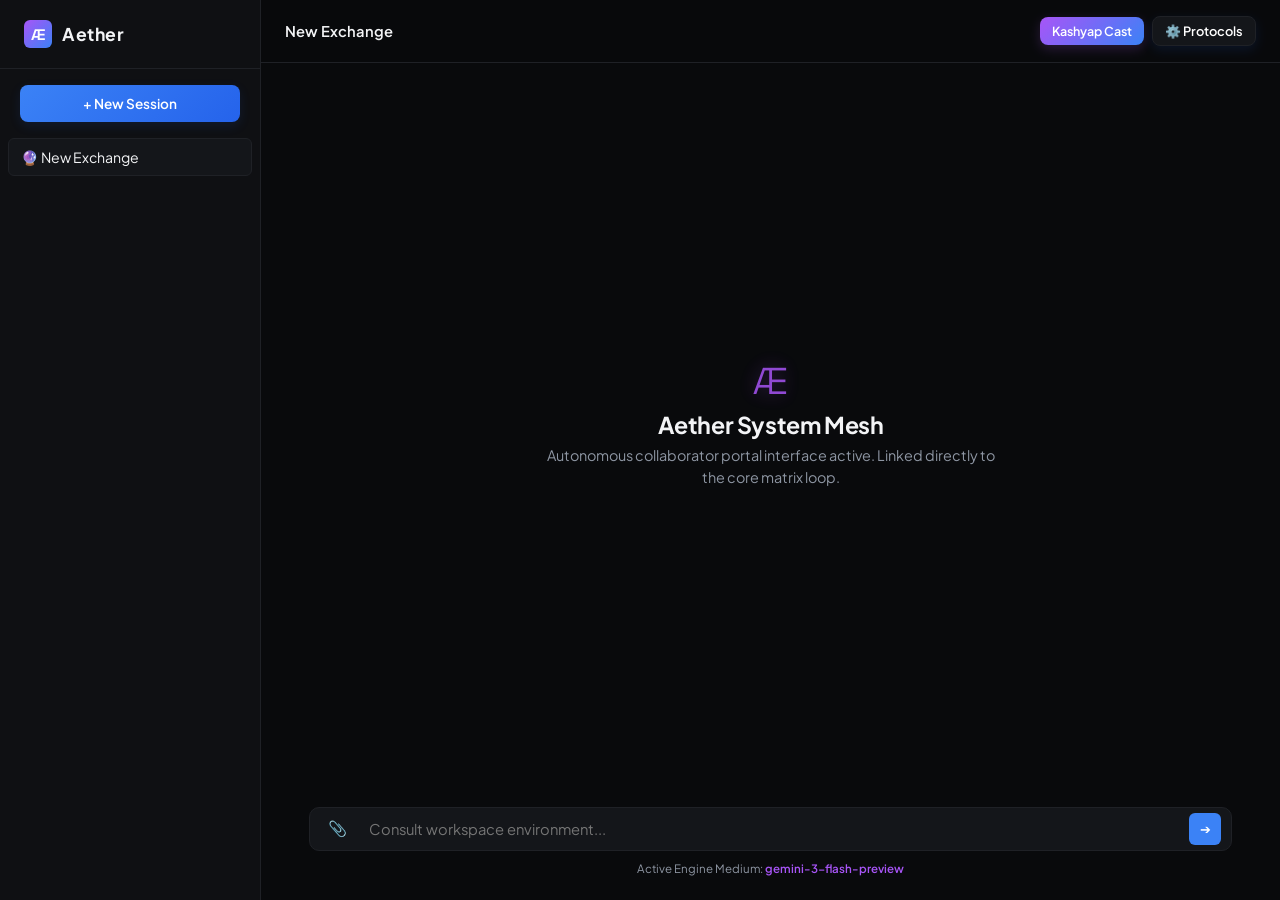
<file: aether-suite/index.html>
<!DOCTYPE html>
<html lang="en">
<head>
    <meta charset="UTF-8">
    <meta name="viewport" content="width=device-width, initial-scale=1.0">
    <title>Aether Matrix Engine</title>
    <link href="https://fonts.googleapis.com/css2?family=Plus+Jakarta+Sans:wght@400;500;600;700&display=swap" rel="stylesheet">
    <link rel="stylesheet" href="css/style.css">
</head>
<body class="theme-midnight">

    <div class="toast-notification-center" id="system-toast-layer"></div>

    <div class="ambient-mesh-container">
        <div class="mesh-blob blob-1"></div>
        <div class="mesh-blob blob-2"></div>
        <div class="mesh-blob blob-3"></div>
    </div>

    <div class="sidebar">
        <div class="brand">
            <div class="brand-header">
                <div class="logo-mark" style="background: linear-gradient(135deg, #a855f7, #3b82f6);">Æ</div>
                <div class="brand-text" id="workspace-name-display" style="letter-spacing: 0.5px;">Aether</div>
            </div>
            <div class="admin-badge" id="creator-badge" style="border-color: #a855f7; color: #c084fc;">COLLABORATOR MODE</div>
        </div>
        <div class="sidebar-actions">
            <button class="btn-ui-standard" style="width: 100%;" onclick="createNewChatSession()">+ New Session</button>
        </div>
        <div class="chat-list" id="sessions-container"></div>
    </div>

    <div class="main-chat">
        <header>
            <span id="active-chat-title" style="font-weight:600; font-size:0.92rem; color:var(--text-main);">New Medium Point</span>
            <div class="header-actions">
                <a href="aether-cast/index.html" class="btn-ui-standard btn-cast" title="Open Aether Cast">Kashyap Cast</a>
                <button class="btn-ui-standard btn-ui-secondary" style="padding: 6px 12px; font-size: 0.8rem;" onclick="openSettingsViewPanel()">⚙️ Protocols</button>
            </div>
        </header>

        <div id="settings-fullscreen-view" class="settings-view-panel">
            <div class="settings-max-boundary">
                <div class="settings-nav-header">
                    <h2 style="margin:0; font-size:1.3rem; font-weight:700; letter-spacing:-0.3px;">Autonomous System Matrix</h2>
                    <button class="btn-ui-standard btn-ui-secondary" onclick="closeSettingsViewPanel()">← Return to Medium</button>
                </div>

                <div class="settings-grid-layout">
                    <div class="settings-card">
                        <h3>🔑 Core Infrastructure</h3>
                        <div class="form-row">
                            <label>Gemini API Token Key:</label>
                            <input type="password" id="api-key-input" placeholder="AIzaSy...">
                            <label style="display: inline-flex; align-items: center; gap: 6px; font-size: 0.78rem; color: var(--text-muted); margin-top: 8px; cursor: pointer; user-select: none;">
                                <input type="checkbox" id="use-default-key-checkbox" onchange="toggleApiKeyInputFieldVisibility()"> 
                                Use Built-in Workspace Key Fallback
                            </label>
                        </div>
                        <div class="form-row">
                            <label>Model Deployment Identification Target:</label>
                            <select id="model-id-input" style="width: 100%; height: 38px; background-color: rgba(255,255,255,0.05); border: 1px solid var(--border); color: white; border-radius: 6px; padding: 0 8px; outline: none; font-family: inherit; font-size: 0.85rem;">
                                <optgroup label="Google Gemini" style="background:#14161a;">
                                    <option value="gemini-3-flash-preview" selected>Gemini 3 Flash Preview</option>
                                    <option value="gemini-2.5-flash">Gemini 2.5 Flash</option>
                                    <option value="gemini-2.5-pro">Gemini 2.5 Pro</option>
                                    <option value="gemini-1.5-flash">Gemini 1.5 Flash</option>
                                </optgroup>
                                <optgroup label="OpenAI GPT Architecture" style="background:#14161a;">
                                    <option value="gpt-4o">GPT-4o (Omni Engine)</option>
                                    <option value="gpt-4o-mini">GPT-4o Mini</option>
                                </optgroup>
                                <optgroup label="xAI Grok Matrix" style="background:#14161a;">
                                    <option value="grok-2">Grok 2</option>
                                    <option value="grok-beta">Grok Beta</option>
                                </optgroup>
                            </select>
                        </div>
                    </div>

                    <div class="settings-card">
                        <h3>🎨 Theme Engine</h3>
                        <div class="theme-selection-grid">
                            <div class="theme-swatch-box active" id="ts-midnight" onclick="applyAestheticSkinLayout('midnight')">Midnight Matrix</div>
                            <div class="theme-swatch-box" id="ts-liquid-glass" onclick="applyAestheticSkinLayout('liquid-glass')">Liquid Glass 💧</div>
                            <div class="theme-swatch-box" id="ts-cyber-punch" onclick="applyAestheticSkinLayout('cyber-punch')">Cyber Punch</div>
                            <div class="theme-swatch-box" id="ts-chalk-light" onclick="applyAestheticSkinLayout('chalk-light')">Chalk Light</div>
                        </div>
                    </div>

                    <div class="settings-card">
                        <h3>🤖 Autonomous Identity Status</h3>
                        <div class="form-row">
                            <label>Current Designated Core Name Symbol:</label>
                            <input type="text" id="custom-identity-name-input" readonly style="opacity: 0.7; background: rgba(0,0,0,0.2);" placeholder="Aether">
                        </div>
                        <div class="form-row" style="margin-top: 12px;">
                            <label>Append Output Custom Text Signature Rule:</label>
                            <input type="text" id="custom-signature-input" placeholder="e.g., Confirmed inside Aether Matrix.">
                        </div>
                    </div>
                </div>

                <button class="btn-ui-standard" style="margin-top:2rem; min-width:160px;" onclick="saveSystemSettingsAndApply()">Save Configuration</button>
            </div>
        </div>

        <div id="identity-verification-modal" class="modal">
            <div class="modal-content">
                <h3 style="margin-top:0; font-size:1.05rem; color: #3b82f6;">🔐 Security Clearance Required</h3>
                <p style="font-size:0.85rem; line-height:1.5; color:var(--text-muted); margin: 8px 0 16px 0;">
                    An identity claim matching the name <strong>Kashyap</strong> has triggered system verification guidelines. Prove your clearance to establish master runtime protocols.
                </p>
                <div style="border-top:1px solid var(--border); padding-top:12px;">
                    <span style="font-size:0.8rem; color:var(--text-main); font-weight:600;">Verification Challenge:</span>
                    <p style="font-size:0.88rem; margin:6px 0; color:var(--text-main);" id="challenge-question-label">What is the full name of your father?</p>
                    <input type="text" id="verification-secret-response" class="verification-input" placeholder="Enter answer..." onkeypress="if(event.key==='Enter') executeIdentityChallengeAnalysis()">
                </div>
                <button class="btn-ui-standard" style="margin-top:16px; width:100%; background:linear-gradient(135deg, #10b981, #059669)" onclick="executeIdentityChallengeAnalysis()">Authenticate Creator</button>
            </div>
        </div>

        <div id="chat-window"></div>

        <div id="agentic-execution-terminal" style="display:none; background: rgba(6,7,9,0.95); border-top: 1px solid #a855f7; max-height: 160px; padding: 12px; font-family: monospace; font-size: 0.78rem; overflow-y: auto; color: #c084fc;">
            <div style="display: flex; justify-content: space-between; align-items: center; margin-bottom: 6px; font-weight: bold; font-family: sans-serif; letter-spacing: 0.3px;">
                <span>⚡ AGENTIC INTERFACE RUNTIME INTERCEPT</span>
                <span style="color:#10b981;" id="terminal-status-node">[PROCESSING]</span>
            </div>
            <div id="terminal-stream-log-output" style="color: #cbd5e1; line-height: 1.4;"></div>
        </div>

        <div class="attachment-preview" id="chips-preview-zone"></div>

        <div class="input-box-wrapper">
            <div class="input-container">
                <button class="icon-btn" style="font-size:0.95rem;" onclick="document.getElementById('file-payload-router').click()">📎</button>
                <input type="file" id="file-payload-router" multiple style="display: none" onchange="processIncomingFileStreams(this)">
                
                <input type="text" id="user-text-input" placeholder="Consult workspace environment..." onkeypress="if(event.key==='Enter') dispatchUserPayloadStream()">
                
                <button class="icon-btn btn-send" onclick="dispatchUserPayloadStream()">➔</button>
            </div>
            <div style="font-size: 0.72rem; color: var(--text-muted); text-align: center; margin-top: 4px;">
                Active Engine Medium: <span id="current-engine-display" style="font-weight:600; color: #a855f7;">gemini-3-flash-preview</span>
            </div>
        </div>
    </div>

    <script src="js/app.js"></script>
</body>
</html>
</file>
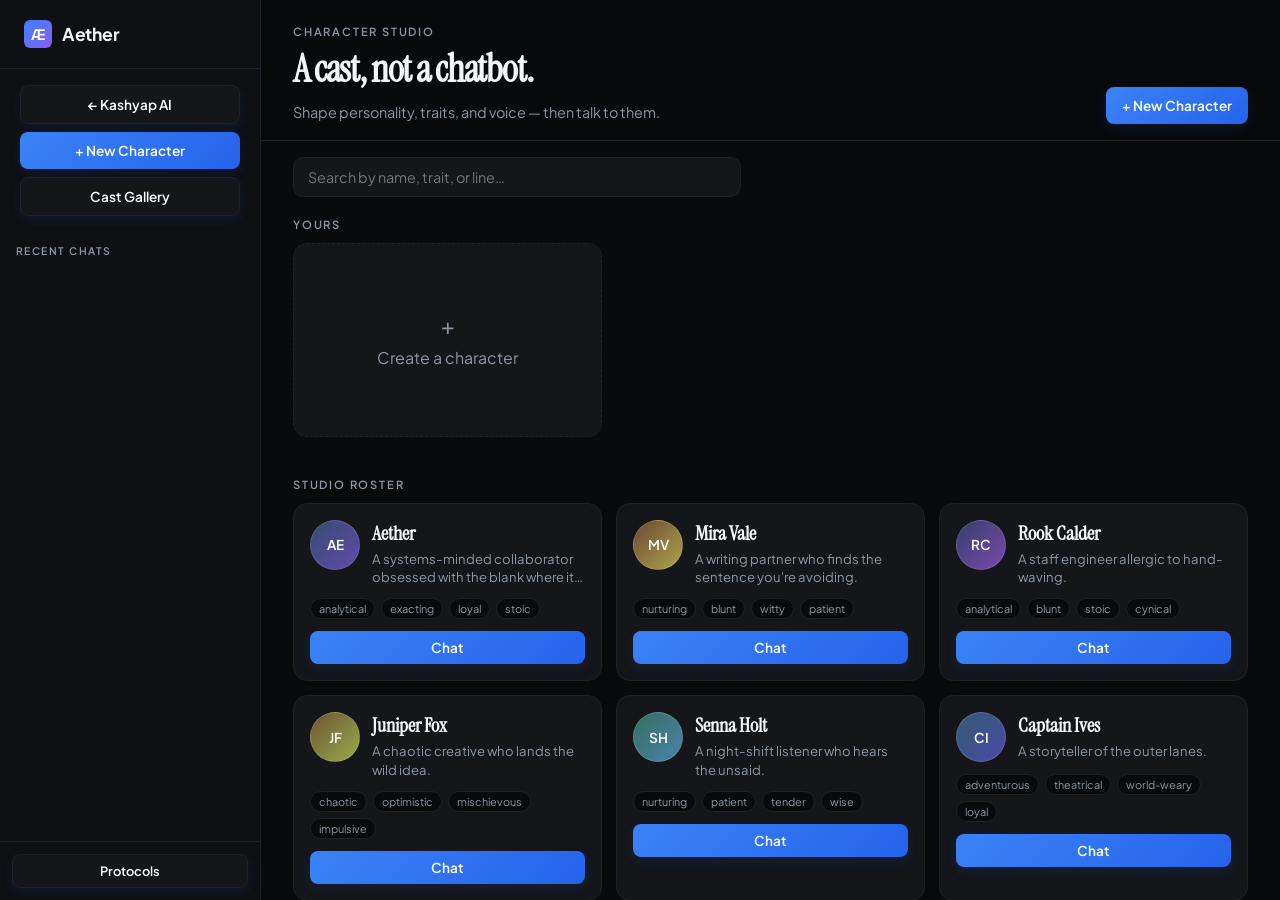
<file: aether-suite/aether-cast/index.html>
<!DOCTYPE html>
<html lang="en">
<head>
    <meta charset="UTF-8">
    <meta name="viewport" content="width=device-width, initial-scale=1.0">
    <title>Aether Cast — Character Studio</title>
    <link href="https://fonts.googleapis.com/css2?family=Plus+Jakarta+Sans:wght@400;500;600;700&family=Instrument+Serif:ital@0;1&display=swap" rel="stylesheet">
    <link rel="stylesheet" href="css/style.css">
</head>
<body class="theme-midnight">

    <div class="toast-notification-center" id="system-toast-layer"></div>

    <div class="ambient-mesh-container">
        <div class="mesh-blob blob-1"></div>
        <div class="mesh-blob blob-2"></div>
        <div class="mesh-blob blob-3"></div>
    </div>

    <!-- SIDEBAR -->
    <div class="sidebar">
        <div class="brand">
            <div class="brand-header">
                <div class="logo-mark">Æ</div>
                <div class="brand-text" id="workspace-name-display">Aether</div>
            </div>
            <div class="admin-badge" id="studio-badge">CHARACTER STUDIO</div>
        </div>
        <div class="sidebar-actions">
            <a href="../index.html" class="btn-ui-standard btn-ui-secondary" style="width:100%;text-decoration:none;box-sizing:border-box">← Kashyap AI</a>
            <button class="btn-ui-standard" style="width:100%;margin-top:8px" onclick="openCharacterCreator()">+ New Character</button>
            <button class="btn-ui-standard btn-ui-secondary" style="width:100%;margin-top:8px" onclick="showView('gallery')">Cast Gallery</button>
        </div>
        <div class="sidebar-section-label">Recent chats</div>
        <div class="chat-list" id="sessions-container"></div>
        <div class="sidebar-footer">
            <button class="btn-ui-standard btn-ui-secondary" style="width:100%;padding:8px;font-size:0.8rem" onclick="openSettingsViewPanel()">Protocols</button>
        </div>
    </div>

    <!-- MAIN -->
    <div class="main-chat">
        <!-- GALLERY VIEW -->
        <div id="view-gallery" class="view-panel active">
            <header class="view-header">
                <div>
                    <p class="eyebrow">Character studio</p>
                    <h1 class="display-title">A cast, not a chatbot.</h1>
                    <p class="lead">Shape personality, traits, and voice — then talk to them.</p>
                </div>
                <button class="btn-ui-standard" onclick="openCharacterCreator()">+ New Character</button>
            </header>
            <div class="view-scroll-body">
                <div class="gallery-search-wrap">
                    <input type="text" id="gallery-search" class="gallery-search" placeholder="Search by name, trait, or line…" oninput="renderGallery()">
                </div>
                <section class="gallery-section">
                    <h2 class="section-label">Yours</h2>
                    <div class="character-grid" id="gallery-yours"></div>
                </section>
                <section class="gallery-section">
                    <h2 class="section-label">Studio roster</h2>
                    <div class="character-grid" id="gallery-roster"></div>
                </section>
            </div>
        </div>

        <!-- CHAT VIEW -->
        <div id="view-chat" class="view-panel">
            <header class="chat-header">
                <button class="icon-btn" onclick="showView('gallery')" title="Back to cast">←</button>
                <div class="chat-header-identity" onclick="openCharacterProfile(activeCharacterId)">
                    <div class="avatar-sm" id="chat-avatar"></div>
                    <div>
                        <div class="chat-header-name" id="active-chat-title">Character</div>
                        <div class="chat-header-tag" id="active-chat-tagline"></div>
                    </div>
                </div>
                <div class="chat-header-actions">
                    <button class="btn-ui-standard btn-ui-secondary" style="padding:6px 12px;font-size:0.78rem" onclick="startNewChatWithActive()">New chat</button>
                    <button class="btn-ui-standard btn-ui-secondary" style="padding:6px 12px;font-size:0.78rem" onclick="openCharacterEditor(activeCharacterId)">Edit</button>
                    <button class="btn-ui-standard btn-ui-secondary" style="padding:6px 12px;font-size:0.78rem" onclick="openSettingsViewPanel()">⚙️</button>
                </div>
            </header>
            <div id="chat-window"></div>
            <div id="agentic-execution-terminal" style="display:none">
                <div class="terminal-head">
                    <span>⚡ AGENTIC INTERFACE RUNTIME INTERCEPT</span>
                    <span id="terminal-status-node" style="color:#10b981">[PROCESSING]</span>
                </div>
                <div id="terminal-stream-log-output"></div>
            </div>
            <div class="attachment-preview" id="chips-preview-zone"></div>
            <div class="input-box-wrapper">
                <div class="input-container">
                    <button class="icon-btn" onclick="document.getElementById('file-payload-router').click()">📎</button>
                    <input type="file" id="file-payload-router" multiple style="display:none" onchange="processIncomingFileStreams(this)">
                    <input type="text" id="user-text-input" placeholder="Message…" onkeypress="if(event.key==='Enter') dispatchUserPayloadStream()">
                    <button class="icon-btn btn-send" onclick="dispatchUserPayloadStream()">➔</button>
                </div>
                <div class="engine-line">
                    Active Engine: <span id="current-engine-display">gemini-3-flash-preview</span>
                </div>
            </div>
        </div>

        <!-- CHARACTER CREATOR / EDITOR -->
        <div id="view-creator" class="view-panel">
            <header class="view-header compact">
                <button class="btn-ui-standard btn-ui-secondary" onclick="showView('gallery')">← Cast</button>
                <h2 id="creator-title">New character</h2>
                <button class="btn-ui-standard" onclick="saveCharacterFromForm()">Save character</button>
            </header>
            <div class="creator-layout">
                <div class="creator-form">
                    <div class="settings-card">
                        <h3>Identity</h3>
                        <div class="form-row">
                            <label>Name</label>
                            <input type="text" id="cf-name" placeholder="Mira Vale" maxlength="48">
                        </div>
                        <div class="form-row">
                            <label>Tagline</label>
                            <input type="text" id="cf-tagline" placeholder="A writing partner who finds the avoided sentence." maxlength="140">
                        </div>
                        <div class="form-row">
                            <label>Greeting — first line they speak</label>
                            <textarea id="cf-greeting" rows="3" placeholder="Don't pitch me the whole book — give me the line that's stuck."></textarea>
                        </div>
                        <div class="form-row">
                            <label>Avatar hue (0–360)</label>
                            <input type="range" id="cf-hue" min="0" max="360" value="215" oninput="updateCreatorPreview()">
                        </div>
                    </div>

                    <div class="settings-card">
                        <h3>Personality dials</h3>
                        <div class="slider-grid" id="personality-sliders"></div>
                    </div>

                    <div class="settings-card">
                        <h3>Traits <span class="hint">(up to 6)</span></h3>
                        <div class="trait-cloud" id="trait-cloud"></div>
                        <div class="form-row row-inline">
                            <input type="text" id="cf-custom-trait" placeholder="Custom trait" onkeypress="if(event.key==='Enter'){addCustomTrait();event.preventDefault()}">
                            <button class="btn-ui-standard btn-ui-secondary" onclick="addCustomTrait()">Add</button>
                        </div>
                    </div>

                    <div class="settings-card">
                        <h3>Voice & world</h3>
                        <div class="form-row">
                            <label>Speaking style</label>
                            <textarea id="cf-style" rows="3" placeholder="Cadence, diction, what they never say."></textarea>
                        </div>
                        <div class="form-row">
                            <label>Quirks</label>
                            <textarea id="cf-quirks" rows="2" placeholder="Tells, habits, forbidden words."></textarea>
                        </div>
                        <div class="form-row">
                            <label>Backstory</label>
                            <textarea id="cf-backstory" rows="4" placeholder="Who they were before this conversation."></textarea>
                        </div>
                        <div class="form-row">
                            <label>Scenario</label>
                            <textarea id="cf-scenario" rows="3" placeholder="Where the chat begins."></textarea>
                        </div>
                        <div class="form-row">
                            <label>Notes about you (injected as memory)</label>
                            <textarea id="cf-notes" rows="2" placeholder="Things this character should know about you."></textarea>
                        </div>
                    </div>

                    <div class="settings-card">
                        <h3>Example dialogue</h3>
                        <div id="example-dialogues"></div>
                        <button class="btn-ui-standard btn-ui-secondary" style="margin-top:10px" onclick="addExampleRow()">+ Add example</button>
                    </div>
                </div>
                <aside class="creator-preview">
                    <div class="preview-card">
                        <div class="avatar-lg" id="preview-avatar"></div>
                        <h3 class="font-display" id="preview-name">Unnamed</h3>
                        <p id="preview-tagline">A presence, still taking shape.</p>
                        <ul class="trait-pills" id="preview-traits"></ul>
                        <p class="preview-greeting" id="preview-greeting"></p>
                    </div>
                </aside>
            </div>
        </div>

        <!-- CHARACTER PROFILE -->
        <div id="view-profile" class="view-panel">
            <header class="view-header compact">
                <button class="btn-ui-standard btn-ui-secondary" onclick="showView('gallery')">← Cast</button>
                <div></div>
                <div class="chat-header-actions">
                    <button class="btn-ui-standard" onclick="startChatWithCharacter(activeCharacterId)">Chat</button>
                    <button class="btn-ui-standard btn-ui-secondary" onclick="openCharacterEditor(activeCharacterId)">Edit</button>
                    <button class="btn-ui-standard btn-ui-secondary" onclick="duplicateCharacter(activeCharacterId)">Duplicate</button>
                    <button class="btn-ui-standard btn-ui-secondary danger" id="profile-delete-btn" onclick="deleteCharacter(activeCharacterId)">Delete</button>
                </div>
            </header>
            <div class="profile-body" id="profile-body"></div>
        </div>

        <!-- SETTINGS -->
        <div id="settings-fullscreen-view" class="settings-view-panel">
            <div class="settings-max-boundary">
                <div class="settings-nav-header">
                    <h2 style="margin:0;font-size:1.3rem;font-weight:700">Autonomous System Matrix</h2>
                    <button class="btn-ui-standard btn-ui-secondary" onclick="closeSettingsViewPanel()">← Return</button>
                </div>
                <div class="settings-grid-layout">
                    <div class="settings-card">
                        <h3>🔑 Core Infrastructure</h3>
                        <div class="form-row">
                            <label>Gemini API Token Key:</label>
                            <input type="password" id="api-key-input" placeholder="AIzaSy...">
                            <label class="checkbox-label">
                                <input type="checkbox" id="use-default-key-checkbox" onchange="toggleApiKeyInputFieldVisibility()">
                                Use Built-in Workspace Key Fallback
                            </label>
                        </div>
                        <div class="form-row">
                            <label>Model Deployment Identification Target:</label>
                            <select id="model-id-input">
                                <optgroup label="Google Gemini">
                                    <option value="gemini-3-flash-preview" selected>Gemini 3 Flash Preview</option>
                                    <option value="gemini-2.5-flash">Gemini 2.5 Flash</option>
                                    <option value="gemini-2.5-pro">Gemini 2.5 Pro</option>
                                    <option value="gemini-1.5-flash">Gemini 1.5 Flash</option>
                                </optgroup>
                                <optgroup label="OpenAI GPT Architecture">
                                    <option value="gpt-4o">GPT-4o (Omni Engine)</option>
                                    <option value="gpt-4o-mini">GPT-4o Mini</option>
                                </optgroup>
                                <optgroup label="xAI Grok Matrix">
                                    <option value="grok-2">Grok 2</option>
                                    <option value="grok-beta">Grok Beta</option>
                                </optgroup>
                            </select>
                        </div>
                    </div>
                    <div class="settings-card">
                        <h3>🎨 Theme Engine</h3>
                        <div class="theme-selection-grid">
                            <div class="theme-swatch-box active" id="ts-midnight" onclick="applyAestheticSkinLayout('midnight')">Midnight Matrix</div>
                            <div class="theme-swatch-box" id="ts-liquid-glass" onclick="applyAestheticSkinLayout('liquid-glass')">Liquid Glass</div>
                            <div class="theme-swatch-box" id="ts-cyber-punch" onclick="applyAestheticSkinLayout('cyber-punch')">Cyber Punch</div>
                            <div class="theme-swatch-box" id="ts-chalk-light" onclick="applyAestheticSkinLayout('chalk-light')">Chalk Light</div>
                        </div>
                    </div>
                    <div class="settings-card">
                        <h3>📝 Signature</h3>
                        <div class="form-row">
                            <label>Append Output Custom Text Signature:</label>
                            <input type="text" id="custom-signature-input" placeholder="e.g., Confirmed inside Aether Matrix.">
                        </div>
                        <div class="form-row" style="margin-top:12px">
                            <label>Workspace name (legacy identity)</label>
                            <input type="text" id="custom-identity-name-input" placeholder="Aether">
                        </div>
                    </div>
                </div>
                <button class="btn-ui-standard" style="margin-top:2rem;min-width:160px" onclick="saveSystemSettingsAndApply()">Save Configuration</button>
            </div>
        </div>

    </div>

    <script src="js/app.js"></script>
</body>
</html>
</file>
<file: aether-suite/css/style.css>
/* Base Themes Engine Configurations Matrix */
:root {
    --bg-main: #090a0c;
    --bg-sidebar: #0f1013;
    --card: #14161a;
    --border: #1f2126;
    --text-main: #f3f4f6;
    --text-muted: #8e96a3;
    --primary: #3b82f6;
    --primary-hover: #2563eb;
    --user-bubble: rgba(30, 41, 59, 0.4);
    --code-bg: #111216;
    --glass-blur: 0px;
    --glass-bg: transparent;
    --mesh-display: none;
    --border-width: 1px;
    --transition: all 0.25s cubic-bezier(0.4, 0, 0.2, 1);
    --mesh-speed: 22s;
    --mesh-scale: scale(1);
}

/* True Aero Liquid Glass Theme Overrides */
body.theme-liquid-glass {
    --bg-main: #060709;
    --bg-sidebar: rgba(10, 12, 16, 0.45);
    --card: rgba(255, 255, 255, 0.03);
    --border: rgba(255, 255, 255, 0.12);
    --text-main: #ffffff;
    --text-muted: #a3aebf;
    --primary: #60a5fa;
    --primary-hover: #3b82f6;
    --user-bubble: rgba(255, 255, 255, 0.06);
    --code-bg: rgba(0, 0, 0, 0.5);
    --glass-blur: 32px;
    --glass-bg: rgba(8, 10, 15, 0.25);
    --mesh-display: block;
    --border-width: 1px;
}

/* Cyber Punch Theme Token Overrides */
body.theme-cyber-punch {
    --bg-main: #040406;
    --bg-sidebar: #09080d;
    --card: #0f0d14;
    --border: #231635;
    --text-main: #f1edfa;
    --text-muted: #7e7399;
    --primary: #a855f7;
    --primary-hover: #9333ea;
    --user-bubble: rgba(168, 85, 247, 0.1);
    --code-bg: #07050a;
}

/* Chalk Minimalist Theme Token Overrides */
body.theme-chalk-light {
    --bg-main: #f8fafc;
    --bg-sidebar: #f1f5f9;
    --card: #ffffff;
    --border: #cbd5e1;
    --text-main: #0f172a;
    --text-muted: #64748b;
    --primary: #2563eb;
    --primary-hover: #1d4ed8;
    --user-bubble: rgba(15, 23, 42, 0.05);
    --code-bg: #f8fafc;
}

body {
    font-family: 'Plus Jakarta Sans', sans-serif;
    background-color: var(--bg-main);
    color: var(--text-main);
    margin: 0;
    display: flex;
    height: 100vh;
    overflow: hidden;
    position: relative;
}

/* Ambient Aero Lighting Mesh layers */
.ambient-mesh-container {
    position: absolute;
    top: 0; left: 0; width: 100%; height: 100%;
    overflow: hidden;
    z-index: 0;
    pointer-events: none;
    display: var(--mesh-display);
}
.mesh-blob {
    position: absolute;
    border-radius: 50%;
    filter: blur(140px);
    opacity: 0.18;
    transition: transform 2s ease, filter 2s ease, opacity 2s ease;
}
.blob-1 { width: 650px; height: 650px; background: #2563eb; top: -10%; left: -5%; animation: floatingMesh1 var(--mesh-speed) infinite alternate ease-in-out; }
.blob-2 { width: 750px; height: 750px; background: #7c3aed; bottom: -15%; right: -5%; animation: floatingMesh2 var(--mesh-speed) infinite alternate ease-in-out; animation-delay: -4s; }
.blob-3 { width: 550px; height: 550px; background: #db2777; top: 35%; left: 45%; animation: floatingMesh3 var(--mesh-speed) infinite alternate ease-in-out; animation-delay: -8s; }

@keyframes floatingMesh1 {
    0% { transform: translate(0px, 0px) var(--mesh-scale); }
    100% { transform: translate(60px, 40px) var(--mesh-scale) scale(1.1); filter: blur(160px); }
}
@keyframes floatingMesh2 {
    0% { transform: translate(0px, 0px) var(--mesh-scale); }
    100% { transform: translate(-50px, -60px) var(--mesh-scale) scale(1.05); }
}
@keyframes floatingMesh3 {
    0% { transform: translate(0px, 0px) var(--mesh-scale); }
    100% { transform: translate(40px, -40px) var(--mesh-scale) scale(1.15); }
}

/* Dynamic Kinetic Thinking Accelerators */
body.ai-thinking {
    --mesh-speed: 6s !important;
    --mesh-scale: scale(1.25);
}
body.ai-thinking .mesh-blob {
    opacity: 0.32;
    filter: blur(110px);
}

/* Unified Standard Interactive Components Design Engine */
.btn-ui-standard {
    background: linear-gradient(135deg, var(--primary), var(--primary-hover));
    color: #ffffff !important;
    border: none;
    padding: 10px 16px;
    border-radius: 8px;
    cursor: pointer;
    font-weight: 600;
    font-family: inherit;
    font-size: 0.85rem;
    display: inline-flex;
    align-items: center;
    justify-content: center;
    gap: 8px;
    transition: var(--transition);
    box-shadow: 0 4px 12px rgba(37, 99, 235, 0.12);
    box-sizing: border-box;
    text-decoration: none;
}
.btn-ui-standard:hover { transform: translateY(-1px); box-shadow: 0 6px 16px rgba(37, 99, 235, 0.25); filter: brightness(1.06); }
.btn-ui-standard:active { transform: translateY(0); }

.btn-ui-secondary {
    background: var(--card);
    border: var(--border-width) solid var(--border);
    color: var(--text-main);
}
.btn-ui-secondary:hover { border-color: var(--primary); background: var(--card); filter: none; }

/* Fine-Line Sidebar UI Elements */
.sidebar {
    width: 260px;
    background-color: var(--bg-sidebar);
    border-right: var(--border-width) solid var(--border);
    display: flex;
    flex-direction: column;
    transition: var(--transition);
    z-index: 10;
    backdrop-filter: blur(var(--glass-blur));
}

.main-chat {
    flex: 1;
    display: flex;
    flex-direction: column;
    position: relative;
    background-color: var(--glass-bg);
    backdrop-filter: blur(var(--glass-blur));
    z-index: 5;
}

/* Branding Interface Header */
.brand {
    padding: 1.25rem 1.5rem;
    display: flex;
    flex-direction: column;
    gap: 4px;
    border-bottom: var(--border-width) solid var(--border);
}
.brand-header { display: flex; align-items: center; gap: 10px; }
.logo-mark {
    width: 28px;
    height: 28px;
    background: linear-gradient(135deg, var(--primary), #8b5cf6);
    border-radius: 6px;
    display: flex;
    align-items: center;
    justify-content: center;
    font-weight: bold;
    font-size: 0.9rem;
    color: white;
}
.brand-text { font-weight: 700; font-size: 1.1rem; color: var(--text-main); letter-spacing: -0.3px; }
.admin-badge {
    font-size: 0.65rem;
    background: linear-gradient(135deg, #10b981, #059669);
    color: white;
    padding: 2px 8px;
    border-radius: 20px;
    width: fit-content;
    font-weight: bold;
    letter-spacing: 0.5px;
    margin-left: 38px;
    margin-top: -2px;
    display: none;
}

.sidebar-actions { padding: 1rem 1.25rem; }

.chat-list { flex: 1; overflow-y: auto; padding: 0 0.5rem; display: flex; flex-direction: column; gap: 2px; }
.chat-item {
    display: flex; align-items: center; justify-content: space-between;
    padding: 9px 12px; border-radius: 6px; cursor: pointer; color: var(--text-muted); transition: var(--transition);
    font-size: 0.88rem; border: 1px solid transparent;
}
.chat-item:hover, .chat-item.active { background-color: var(--card); color: var(--text-main); border-color: var(--border); }
.chat-item .title { flex: 1; white-space: nowrap; overflow: hidden; text-overflow: ellipsis; }
.chat-item .delete-btn { background: transparent; border: none; color: #ef4444; cursor: pointer; opacity: 0; transition: var(--transition); font-size: 0.8rem; }
.chat-item:hover .delete-btn { opacity: 1; }

/* Header Style rules */
header {
    padding: 1rem 1.5rem;
    display: flex;
    justify-content: space-between;
    align-items: center;
    border-bottom: var(--border-width) solid var(--border);
    background-color: rgba(0,0,0,0.02);
}
.header-actions {
    display: flex;
    align-items: center;
    gap: 8px;
}
.btn-cast {
    padding: 6px 12px !important;
    font-size: 0.78rem !important;
    background: linear-gradient(135deg, #a855f7, #3b82f6) !important;
    text-decoration: none;
    box-shadow: 0 4px 12px rgba(168, 85, 247, 0.2);
}
.btn-cast:hover {
    filter: brightness(1.08);
    transform: translateY(-1px);
}

#chat-window { flex: 1; overflow-y: auto; padding: 2rem 3rem; display: flex; flex-direction: column; gap: 1.25rem; scroll-behavior: smooth; }

/* Welcome Dashboard Card layout */
.welcome-dashboard { display: flex; flex-direction: column; align-items: center; justify-content: center; text-align: center; margin: auto; max-width: 460px; animation: fadeIn 0.4s ease; }
.welcome-icon { font-size: 2.2rem; margin-bottom: 0.5rem; color: var(--primary); opacity: 0.85; }
.welcome-dashboard h2 { margin: 0 0 6px 0; font-size: 1.45rem; font-weight: 700; color: var(--text-main); letter-spacing: -0.4px; }
.welcome-dashboard p { margin: 0; font-size: 0.9rem; color: var(--text-muted); line-height: 1.5; }

/* Clean Aero Fine-Line Messages Framework */
.message { max-width: 80%; line-height: 1.5; padding: 0.6rem 1rem; border-radius: 12px; font-size: 0.95rem; animation: slideUp 0.25s cubic-bezier(0.16, 1, 0.3, 1); box-sizing: border-box; }

.user { 
    align-self: flex-end; 
    background-color: var(--user-bubble); 
    border: var(--border-width) solid var(--border); 
    border-bottom-right-radius: 2px; 
    color: var(--text-main); 
}

.bot { 
    align-self: flex-start; 
    background-color: transparent; 
    border-left: 2px solid var(--primary); 
    border-radius: 0; 
    padding-left: 1.25rem; 
    padding-right: 0;
    color: var(--text-main); 
}

.message h1, .message h2, .message h3 { margin: 14px 0 6px 0; color: var(--text-main); font-weight: 600; }
.message p { margin: 4px 0; white-space: pre-wrap; }
.message ul { margin: 4px 0; padding-left: 18px; }
.message li { margin-bottom: 2px; }

/* Micro Fine-Line Code Containers */
.code-container { background-color: var(--code-bg); border: var(--border-width) solid var(--border); border-radius: 6px; margin: 10px 0; overflow: hidden; }
.code-header { background-color: rgba(0,0,0,0.15); padding: 5px 12px; display: flex; justify-content: space-between; align-items: center; border-bottom: var(--border-width) solid var(--border); font-size: 0.78rem; color: var(--text-muted); }
.copy-btn { background: transparent; border: var(--border-width) solid var(--border); color: var(--text-muted); padding: 2px 6px; border-radius: 4px; cursor: pointer; font-size: 0.72rem; font-family: inherit; transition: var(--transition); }
.copy-btn:hover { color: var(--text-main); background: var(--border); }
.code-content { padding: 12px; margin: 0; overflow-x: auto; font-size: 0.85rem; color: #e5c07b; white-space: pre; font-family: 'Courier New', Courier, monospace; }

/* Attachment Chips */
.attachment-preview { display: flex; flex-wrap: wrap; gap: 6px; padding: 0.25rem 3rem; }
.file-chip { background: var(--card); border: var(--border-width) solid var(--border); padding: 5px 9px; border-radius: 6px; font-size: 0.78rem; display: flex; align-items: center; gap: 6px; }
.file-chip span { color: #ef4444; cursor: pointer; font-weight: bold; }

/* Input Control Dock */
.input-box-wrapper { padding: 1rem 3rem 1.5rem 3rem; display: flex; flex-direction: column; gap: 6px; }
.input-container { background-color: var(--card); border: var(--border-width) solid var(--border); border-radius: 10px; display: flex; align-items: center; padding: 4px 10px; gap: 6px; }
.input-container input[type="text"] { flex: 1; background: transparent; border: none; color: var(--text-main); padding: 8px; outline: none; font-family: inherit; font-size: 0.92rem; }

/* Icon Action Modules */
.icon-btn { background: transparent; border: none; color: var(--text-muted); cursor: pointer; padding: 8px; border-radius: 6px; display: flex; align-items: center; justify-content: center; transition: var(--transition); }
.icon-btn:hover { color: var(--text-main); background-color: var(--border); }
.icon-btn.btn-send { background-color: var(--primary); color: white; width: 32px; height: 32px; border-radius: 6px; }
.icon-btn.btn-send:hover { background-color: var(--primary-hover); }

/* Floating System Status Toast Cards (Aero Error Mechanism) */
.toast-notification-center {
    position: fixed;
    bottom: 20px; right: 20px;
    display: flex; flex-direction: column; gap: 8px;
    z-index: 500; pointer-events: none;
}
.toast-card {
    background: rgba(244, 63, 94, 0.1);
    border: 1px solid rgba(244, 63, 94, 0.3);
    backdrop-filter: blur(16px);
    padding: 12px 16px; border-radius: 10px;
    color: #fda4af; font-size: 0.85rem;
    max-width: 360px; line-height: 1.4;
    display: flex; gap: 10px; align-items: flex-start;
    pointer-events: auto; box-shadow: 0 10px 25px -5px rgba(0,0,0,0.4);
    animation: toastIn 0.3s cubic-bezier(0.16, 1, 0.3, 1) forwards;
}
.toast-card .close-toast { background: transparent; border: none; color: rgba(255,255,255,0.4); cursor: pointer; padding: 0; font-size: 1rem; margin-left: auto; }
.toast-card .close-toast:hover { color: white; }

/* Workspace Settings View Layout Panel */
.settings-view-panel {
    display: none; flex-direction: column;
    width: 100%; height: 100%; background-color: var(--bg-main);
    overflow-y: auto; animation: fadeIn 0.2s ease;
    position: absolute; top: 0; left: 0; z-index: 50;
    padding: 3rem; box-sizing: border-box;
}
.settings-max-boundary { max-width: 760px; margin: 0 auto; width: 100%; }
.settings-nav-header { display: flex; align-items: center; justify-content: space-between; margin-bottom: 2rem; border-bottom: var(--border-width) solid var(--border); padding-bottom: 1rem; }

.settings-grid-layout { display: grid; grid-template-columns: repeat(auto-fit, minmax(300px, 1fr)); gap: 1.5rem; }
.settings-card { background: var(--card); border: var(--border-width) solid var(--border); padding: 1.25rem; border-radius: 12px; display: flex; flex-direction: column; gap: 12px; }
.settings-card h3 { margin: 0; font-size: 0.95rem; color: var(--primary); font-weight: 600; text-transform: uppercase; letter-spacing: 0.5px; }

.form-row { display: flex; flex-direction: column; gap: 5px; }
.form-row label { font-size: 0.8rem; color: var(--text-muted); font-weight: 500; }
.form-row input { background: var(--bg-main); border: var(--border-width) solid var(--border); color: var(--text-main); padding: 10px; border-radius: 8px; font-family: inherit; font-size: 0.88rem; outline: none; }
.form-row input:focus { border-color: var(--primary); }

.theme-selection-grid { display: grid; grid-template-columns: repeat(2, 1fr); gap: 8px; margin-top: 2px; }
.theme-swatch-box { background: var(--bg-main); border: var(--border-width) solid var(--border); padding: 12px; border-radius: 8px; cursor: pointer; text-align: center; font-size: 0.82rem; font-weight: 500; color: var(--text-muted); transition: var(--transition); }
.theme-swatch-box:hover { border-color: var(--text-muted); color: var(--text-main); }
.theme-swatch-box.active { border-color: var(--primary); color: var(--primary); background: rgba(59, 130, 246, 0.04); }

/* Gateways Modals */
.modal { display: none; position: fixed; top: 0; left: 0; width: 100%; height: 100%; background-color: rgba(0,0,0,0.75); backdrop-filter: blur(12px); align-items: center; justify-content: center; z-index: 100; }
.modal-content { background-color: var(--card); border: var(--border-width) solid var(--border); border-radius: 14px; width: 90%; max-width: 400px; padding: 1.75rem; box-shadow: 0 20px 25px -5px rgba(0,0,0,0.5); }
.verification-input { width: 100%; background-color: var(--bg-main); border: var(--border-width) solid var(--border); color: white; padding: 10px; border-radius: 6px; font-size: 0.95rem; outline: none; margin-top: 12px; box-sizing: border-box; }

/* Kinetic Animations */
@keyframes slideUp { from { opacity: 0; transform: translateY(8px); } to { opacity: 1; transform: translateY(0); } }
@keyframes fadeIn { from { opacity: 0; } to { opacity: 1; } }
@keyframes toastIn { from { opacity: 0; transform: translateY(20px) scale(0.95); } to { opacity: 1; transform: translateY(0) scale(1); } }

/* Fixed Isolated Thinking Shell Node */
.thinking-dots { display: inline-flex; gap: 5px; align-items: center; padding: 6px 4px; }
.thinking-dots span { width: 7px; height: 7px; background-color: var(--primary); border-radius: 50%; animation: bounce 1.4s infinite ease-in-out both; }
.thinking-dots span:nth-child(1) { animation-delay: -0.32s; }
.thinking-dots span:nth-child(2) { animation-delay: -0.16s; }
@keyframes bounce { 0%, 80%, 100% { transform: scale(0); } 40% { transform: scale(1.0); } }
</file>
<file: aether-suite/aether-cast/css/style.css>
/* Base Themes Engine Configurations Matrix */
:root {
    --bg-main: #090a0c;
    --bg-sidebar: #0f1013;
    --card: #14161a;
    --border: #1f2126;
    --text-main: #f3f4f6;
    --text-muted: #8e96a3;
    --primary: #3b82f6;
    --primary-hover: #2563eb;
    --user-bubble: rgba(30, 41, 59, 0.4);
    --code-bg: #111216;
    --glass-blur: 0px;
    --glass-bg: transparent;
    --mesh-display: none;
    --border-width: 1px;
    --transition: all 0.25s cubic-bezier(0.4, 0, 0.2, 1);
    --mesh-speed: 22s;
    --mesh-scale: scale(1);
}

/* True Aero Liquid Glass Theme Overrides */
body.theme-liquid-glass {
    --bg-main: #060709;
    --bg-sidebar: rgba(10, 12, 16, 0.45);
    --card: rgba(255, 255, 255, 0.03);
    --border: rgba(255, 255, 255, 0.12);
    --text-main: #ffffff;
    --text-muted: #a3aebf;
    --primary: #60a5fa;
    --primary-hover: #3b82f6;
    --user-bubble: rgba(255, 255, 255, 0.06);
    --code-bg: rgba(0, 0, 0, 0.5);
    --glass-blur: 32px;
    --glass-bg: rgba(8, 10, 15, 0.25);
    --mesh-display: block;
    --border-width: 1px;
}

/* Cyber Punch Theme Token Overrides */
body.theme-cyber-punch {
    --bg-main: #040406;
    --bg-sidebar: #09080d;
    --card: #0f0d14;
    --border: #231635;
    --text-main: #f1edfa;
    --text-muted: #7e7399;
    --primary: #a855f7;
    --primary-hover: #9333ea;
    --user-bubble: rgba(168, 85, 247, 0.1);
    --code-bg: #07050a;
}

/* Chalk Minimalist Theme Token Overrides */
body.theme-chalk-light {
    --bg-main: #f8fafc;
    --bg-sidebar: #f1f5f9;
    --card: #ffffff;
    --border: #cbd5e1;
    --text-main: #0f172a;
    --text-muted: #64748b;
    --primary: #2563eb;
    --primary-hover: #1d4ed8;
    --user-bubble: rgba(15, 23, 42, 0.05);
    --code-bg: #f8fafc;
}

body {
    font-family: 'Plus Jakarta Sans', sans-serif;
    background-color: var(--bg-main);
    color: var(--text-main);
    margin: 0;
    display: flex;
    height: 100vh;
    overflow: hidden;
    position: relative;
}

/* Ambient Aero Lighting Mesh layers */
.ambient-mesh-container {
    position: absolute;
    top: 0; left: 0; width: 100%; height: 100%;
    overflow: hidden;
    z-index: 0;
    pointer-events: none;
    display: var(--mesh-display);
}
.mesh-blob {
    position: absolute;
    border-radius: 50%;
    filter: blur(140px);
    opacity: 0.18;
    transition: transform 2s ease, filter 2s ease, opacity 2s ease;
}
.blob-1 { width: 650px; height: 650px; background: #2563eb; top: -10%; left: -5%; animation: floatingMesh1 var(--mesh-speed) infinite alternate ease-in-out; }
.blob-2 { width: 750px; height: 750px; background: #7c3aed; bottom: -15%; right: -5%; animation: floatingMesh2 var(--mesh-speed) infinite alternate ease-in-out; animation-delay: -4s; }
.blob-3 { width: 550px; height: 550px; background: #db2777; top: 35%; left: 45%; animation: floatingMesh3 var(--mesh-speed) infinite alternate ease-in-out; animation-delay: -8s; }

@keyframes floatingMesh1 {
    0% { transform: translate(0px, 0px) var(--mesh-scale); }
    100% { transform: translate(60px, 40px) var(--mesh-scale) scale(1.1); filter: blur(160px); }
}
@keyframes floatingMesh2 {
    0% { transform: translate(0px, 0px) var(--mesh-scale); }
    100% { transform: translate(-50px, -60px) var(--mesh-scale) scale(1.05); }
}
@keyframes floatingMesh3 {
    0% { transform: translate(0px, 0px) var(--mesh-scale); }
    100% { transform: translate(40px, -40px) var(--mesh-scale) scale(1.15); }
}

/* Dynamic Kinetic Thinking Accelerators */
body.ai-thinking {
    --mesh-speed: 6s !important;
    --mesh-scale: scale(1.25);
}
body.ai-thinking .mesh-blob {
    opacity: 0.32;
    filter: blur(110px);
}

/* Unified Standard Interactive Components Design Engine */
.btn-ui-standard {
    background: linear-gradient(135deg, var(--primary), var(--primary-hover));
    color: #ffffff !important;
    border: none;
    padding: 10px 16px;
    border-radius: 8px;
    cursor: pointer;
    font-weight: 600;
    font-family: inherit;
    font-size: 0.85rem;
    display: inline-flex;
    align-items: center;
    justify-content: center;
    gap: 8px;
    transition: var(--transition);
    box-shadow: 0 4px 12px rgba(37, 99, 235, 0.12);
    box-sizing: border-box;
    text-decoration: none;
}
.btn-ui-standard:hover { transform: translateY(-1px); box-shadow: 0 6px 16px rgba(37, 99, 235, 0.25); filter: brightness(1.06); }
.btn-ui-standard:active { transform: translateY(0); }

.btn-ui-secondary {
    background: var(--card);
    border: var(--border-width) solid var(--border);
    color: var(--text-main);
}
.btn-ui-secondary:hover { border-color: var(--primary); background: var(--card); filter: none; }

/* Fine-Line Sidebar UI Elements */
.sidebar {
    width: 260px;
    background-color: var(--bg-sidebar);
    border-right: var(--border-width) solid var(--border);
    display: flex;
    flex-direction: column;
    transition: var(--transition);
    z-index: 10;
    backdrop-filter: blur(var(--glass-blur));
}

.main-chat {
    flex: 1;
    min-height: 0;
    display: flex;
    flex-direction: column;
    position: relative;
    background-color: var(--glass-bg);
    backdrop-filter: blur(var(--glass-blur));
    z-index: 5;
    overflow: hidden;
}

/* Branding Interface Header */
.brand {
    padding: 1.25rem 1.5rem;
    display: flex;
    flex-direction: column;
    gap: 4px;
    border-bottom: var(--border-width) solid var(--border);
}
.brand-header { display: flex; align-items: center; gap: 10px; }
.logo-mark {
    width: 28px;
    height: 28px;
    background: linear-gradient(135deg, var(--primary), #8b5cf6);
    border-radius: 6px;
    display: flex;
    align-items: center;
    justify-content: center;
    font-weight: bold;
    font-size: 0.9rem;
    color: white;
}
.brand-text { font-weight: 700; font-size: 1.1rem; color: var(--text-main); letter-spacing: -0.3px; }
.admin-badge {
    font-size: 0.65rem;
    background: linear-gradient(135deg, #10b981, #059669);
    color: white;
    padding: 2px 8px;
    border-radius: 20px;
    width: fit-content;
    font-weight: bold;
    letter-spacing: 0.5px;
    margin-left: 38px;
    margin-top: -2px;
    display: none;
}

.sidebar-actions { padding: 1rem 1.25rem; }

.chat-list { flex: 1; overflow-y: auto; padding: 0 0.5rem; display: flex; flex-direction: column; gap: 2px; }
.chat-item {
    display: flex; align-items: center; justify-content: space-between;
    padding: 9px 12px; border-radius: 6px; cursor: pointer; color: var(--text-muted); transition: var(--transition);
    font-size: 0.88rem; border: 1px solid transparent;
}
.chat-item:hover, .chat-item.active { background-color: var(--card); color: var(--text-main); border-color: var(--border); }
.chat-item .title { flex: 1; white-space: nowrap; overflow: hidden; text-overflow: ellipsis; }
.chat-item .delete-btn { background: transparent; border: none; color: #ef4444; cursor: pointer; opacity: 0; transition: var(--transition); font-size: 0.8rem; }
.chat-item:hover .delete-btn { opacity: 1; }

/* Header Style rules */
header {
    padding: 1rem 1.5rem;
    display: flex;
    justify-content: space-between;
    align-items: center;
    border-bottom: var(--border-width) solid var(--border);
    background-color: rgba(0,0,0,0.02);
}

#chat-window { flex: 1; overflow-y: auto; padding: 2rem 3rem; display: flex; flex-direction: column; gap: 1.25rem; scroll-behavior: smooth; }

/* Welcome Dashboard Card layout */
.welcome-dashboard { display: flex; flex-direction: column; align-items: center; justify-content: center; text-align: center; margin: auto; max-width: 460px; animation: fadeIn 0.4s ease; }
.welcome-icon { font-size: 2.2rem; margin-bottom: 0.5rem; color: var(--primary); opacity: 0.85; }
.welcome-dashboard h2 { margin: 0 0 6px 0; font-size: 1.45rem; font-weight: 700; color: var(--text-main); letter-spacing: -0.4px; }
.welcome-dashboard p { margin: 0; font-size: 0.9rem; color: var(--text-muted); line-height: 1.5; }

/* Clean Aero Fine-Line Messages Framework */
.message { max-width: 80%; line-height: 1.5; padding: 0.6rem 1rem; border-radius: 12px; font-size: 0.95rem; animation: slideUp 0.25s cubic-bezier(0.16, 1, 0.3, 1); box-sizing: border-box; }

.user { 
    align-self: flex-end; 
    background-color: var(--user-bubble); 
    border: var(--border-width) solid var(--border); 
    border-bottom-right-radius: 2px; 
    color: var(--text-main); 
}

.bot { 
    align-self: flex-start; 
    background-color: transparent; 
    border-left: 2px solid var(--primary); 
    border-radius: 0; 
    padding-left: 1.25rem; 
    padding-right: 0;
    color: var(--text-main); 
}

.message h1, .message h2, .message h3 { margin: 14px 0 6px 0; color: var(--text-main); font-weight: 600; }
.message p { margin: 4px 0; white-space: pre-wrap; }
.message ul { margin: 4px 0; padding-left: 18px; }
.message li { margin-bottom: 2px; }

/* Micro Fine-Line Code Containers */
.code-container { background-color: var(--code-bg); border: var(--border-width) solid var(--border); border-radius: 6px; margin: 10px 0; overflow: hidden; }
.code-header { background-color: rgba(0,0,0,0.15); padding: 5px 12px; display: flex; justify-content: space-between; align-items: center; border-bottom: var(--border-width) solid var(--border); font-size: 0.78rem; color: var(--text-muted); }
.copy-btn { background: transparent; border: var(--border-width) solid var(--border); color: var(--text-muted); padding: 2px 6px; border-radius: 4px; cursor: pointer; font-size: 0.72rem; font-family: inherit; transition: var(--transition); }
.copy-btn:hover { color: var(--text-main); background: var(--border); }
.code-content { padding: 12px; margin: 0; overflow-x: auto; font-size: 0.85rem; color: #e5c07b; white-space: pre; font-family: 'Courier New', Courier, monospace; }

/* Attachment Chips */
.attachment-preview { display: flex; flex-wrap: wrap; gap: 6px; padding: 0.25rem 3rem; }
.file-chip { background: var(--card); border: var(--border-width) solid var(--border); padding: 5px 9px; border-radius: 6px; font-size: 0.78rem; display: flex; align-items: center; gap: 6px; }
.file-chip span { color: #ef4444; cursor: pointer; font-weight: bold; }

/* Input Control Dock */
.input-box-wrapper { padding: 1rem 3rem 1.5rem 3rem; display: flex; flex-direction: column; gap: 6px; }
.input-container { background-color: var(--card); border: var(--border-width) solid var(--border); border-radius: 10px; display: flex; align-items: center; padding: 4px 10px; gap: 6px; }
.input-container input[type="text"] { flex: 1; background: transparent; border: none; color: var(--text-main); padding: 8px; outline: none; font-family: inherit; font-size: 0.92rem; }

/* Icon Action Modules */
.icon-btn { background: transparent; border: none; color: var(--text-muted); cursor: pointer; padding: 8px; border-radius: 6px; display: flex; align-items: center; justify-content: center; transition: var(--transition); }
.icon-btn:hover { color: var(--text-main); background-color: var(--border); }
.icon-btn.btn-send { background-color: var(--primary); color: white; width: 32px; height: 32px; border-radius: 6px; }
.icon-btn.btn-send:hover { background-color: var(--primary-hover); }

/* Floating System Status Toast Cards (Aero Error Mechanism) */
.toast-notification-center {
    position: fixed;
    bottom: 20px; right: 20px;
    display: flex; flex-direction: column; gap: 8px;
    z-index: 500; pointer-events: none;
}
.toast-card {
    background: rgba(244, 63, 94, 0.1);
    border: 1px solid rgba(244, 63, 94, 0.3);
    backdrop-filter: blur(16px);
    padding: 12px 16px; border-radius: 10px;
    color: #fda4af; font-size: 0.85rem;
    max-width: 360px; line-height: 1.4;
    display: flex; gap: 10px; align-items: flex-start;
    pointer-events: auto; box-shadow: 0 10px 25px -5px rgba(0,0,0,0.4);
    animation: toastIn 0.3s cubic-bezier(0.16, 1, 0.3, 1) forwards;
}
.toast-card .close-toast { background: transparent; border: none; color: rgba(255,255,255,0.4); cursor: pointer; padding: 0; font-size: 1rem; margin-left: auto; }
.toast-card .close-toast:hover { color: white; }

/* Workspace Settings View Layout Panel */
.settings-view-panel {
    display: none; flex-direction: column;
    width: 100%; height: 100%; background-color: var(--bg-main);
    overflow-y: auto; animation: fadeIn 0.2s ease;
    position: absolute; top: 0; left: 0; z-index: 50;
    padding: 3rem; box-sizing: border-box;
}
.settings-max-boundary { max-width: 760px; margin: 0 auto; width: 100%; }
.settings-nav-header { display: flex; align-items: center; justify-content: space-between; margin-bottom: 2rem; border-bottom: var(--border-width) solid var(--border); padding-bottom: 1rem; }

.settings-grid-layout { display: grid; grid-template-columns: repeat(auto-fit, minmax(300px, 1fr)); gap: 1.5rem; }
.settings-card { background: var(--card); border: var(--border-width) solid var(--border); padding: 1.25rem; border-radius: 12px; display: flex; flex-direction: column; gap: 12px; }
.settings-card h3 { margin: 0; font-size: 0.95rem; color: var(--primary); font-weight: 600; text-transform: uppercase; letter-spacing: 0.5px; }

.form-row { display: flex; flex-direction: column; gap: 5px; }
.form-row label { font-size: 0.8rem; color: var(--text-muted); font-weight: 500; }
.form-row input { background: var(--bg-main); border: var(--border-width) solid var(--border); color: var(--text-main); padding: 10px; border-radius: 8px; font-family: inherit; font-size: 0.88rem; outline: none; }
.form-row input:focus { border-color: var(--primary); }

.theme-selection-grid { display: grid; grid-template-columns: repeat(2, 1fr); gap: 8px; margin-top: 2px; }
.theme-swatch-box { background: var(--bg-main); border: var(--border-width) solid var(--border); padding: 12px; border-radius: 8px; cursor: pointer; text-align: center; font-size: 0.82rem; font-weight: 500; color: var(--text-muted); transition: var(--transition); }
.theme-swatch-box:hover { border-color: var(--text-muted); color: var(--text-main); }
.theme-swatch-box.active { border-color: var(--primary); color: var(--primary); background: rgba(59, 130, 246, 0.04); }

/* Gateways Modals */
.modal { display: none; position: fixed; top: 0; left: 0; width: 100%; height: 100%; background-color: rgba(0,0,0,0.75); backdrop-filter: blur(12px); align-items: center; justify-content: center; z-index: 100; }
.modal-content { background-color: var(--card); border: var(--border-width) solid var(--border); border-radius: 14px; width: 90%; max-width: 400px; padding: 1.75rem; box-shadow: 0 20px 25px -5px rgba(0,0,0,0.5); }
.verification-input { width: 100%; background-color: var(--bg-main); border: var(--border-width) solid var(--border); color: white; padding: 10px; border-radius: 6px; font-size: 0.95rem; outline: none; margin-top: 12px; box-sizing: border-box; }

/* Kinetic Animations */
@keyframes slideUp { from { opacity: 0; transform: translateY(8px); } to { opacity: 1; transform: translateY(0); } }
@keyframes fadeIn { from { opacity: 0; } to { opacity: 1; } }
@keyframes toastIn { from { opacity: 0; transform: translateY(20px) scale(0.95); } to { opacity: 1; transform: translateY(0) scale(1); } }

/* Fixed Isolated Thinking Shell Node */
.thinking-dots { display: inline-flex; gap: 5px; align-items: center; padding: 6px 4px; }
.thinking-dots span { width: 7px; height: 7px; background-color: var(--primary); border-radius: 50%; animation: bounce 1.4s infinite ease-in-out both; }
.thinking-dots span:nth-child(1) { animation-delay: -0.32s; }
.thinking-dots span:nth-child(2) { animation-delay: -0.16s; }
@keyframes bounce { 0%, 80%, 100% { transform: scale(0); } 40% { transform: scale(1.0); } }
/* ===== CHARACTER STUDIO EXTENSIONS ===== */
.font-display { font-family: 'Instrument Serif', Georgia, serif; font-weight: 400; letter-spacing: -0.02em; }
.view-panel { display: none; flex-direction: column; height: 100%; min-height: 0; overflow: hidden; position: relative; z-index: 5; }
.view-panel.active { display: flex; }
.view-scroll-body { flex: 1; min-height: 0; overflow-y: auto; overflow-x: hidden; -webkit-overflow-scrolling: touch; padding-bottom: 2.5rem; }
.view-header { padding: 1.5rem 2rem 1rem; display: flex; justify-content: space-between; align-items: flex-end; gap: 1rem; flex-wrap: wrap; border-bottom: var(--border-width) solid var(--border); flex-shrink: 0; }
.view-header.compact { align-items: center; padding: 1rem 1.5rem; }
.eyebrow { font-size: 0.7rem; font-weight: 600; letter-spacing: 0.16em; text-transform: uppercase; color: var(--text-muted); margin: 0 0 6px; }
.display-title { font-family: 'Instrument Serif', Georgia, serif; font-size: clamp(1.8rem, 3vw, 2.6rem); margin: 0; color: var(--text-main); letter-spacing: -0.03em; }
.lead { margin: 8px 0 0; color: var(--text-muted); font-size: 0.9rem; max-width: 36rem; line-height: 1.5; }
.section-label { font-size: 0.7rem; font-weight: 600; letter-spacing: 0.16em; text-transform: uppercase; color: var(--text-muted); margin: 0 0 12px; }
.gallery-section { padding: 1.25rem 2rem; }
.gallery-search-wrap { padding: 1rem 2rem 0; }
.gallery-search { width: 100%; max-width: 28rem; background: var(--card); border: var(--border-width) solid var(--border); color: var(--text-main); padding: 10px 14px; border-radius: 10px; font-family: inherit; font-size: 0.9rem; outline: none; box-sizing: border-box; }
.gallery-search:focus { border-color: var(--primary); }
.character-grid { display: grid; grid-template-columns: repeat(auto-fill, minmax(240px, 1fr)); gap: 14px; }
.character-card { background: var(--card); border: var(--border-width) solid var(--border); border-radius: 14px; padding: 16px; display: flex; flex-direction: column; gap: 12px; transition: var(--transition); cursor: pointer; }
.character-card:hover { border-color: var(--primary); transform: translateY(-2px); }
.character-card-top { display: flex; gap: 12px; align-items: flex-start; }
.character-card h3 { margin: 0; font-family: 'Instrument Serif', Georgia, serif; font-size: 1.25rem; color: var(--text-main); }
.character-card .tagline { margin: 4px 0 0; font-size: 0.82rem; color: var(--text-muted); line-height: 1.4; display: -webkit-box; -webkit-line-clamp: 2; -webkit-box-orient: vertical; overflow: hidden; }
.character-card .card-traits { display: flex; flex-wrap: wrap; gap: 6px; }
.trait-pill { font-size: 0.68rem; padding: 3px 8px; border-radius: 999px; background: var(--bg-main); border: 1px solid var(--border); color: var(--text-muted); }
.create-card { border-style: dashed; align-items: center; justify-content: center; min-height: 160px; color: var(--text-muted); gap: 8px; }
.create-card:hover { color: var(--text-main); border-color: var(--text-muted); }
.avatar-sm, .avatar-md, .avatar-lg { border-radius: 50%; display: flex; align-items: center; justify-content: center; font-weight: 600; color: #fff; flex-shrink: 0; border: 1px solid rgba(255,255,255,0.12); }
.avatar-sm { width: 36px; height: 36px; font-size: 0.7rem; }
.avatar-md { width: 48px; height: 48px; font-size: 0.85rem; }
.avatar-lg { width: 88px; height: 88px; font-size: 1.4rem; margin: 0 auto; }
.chat-header { padding: 0.85rem 1.25rem; display: flex; align-items: center; gap: 12px; border-bottom: var(--border-width) solid var(--border); background: rgba(0,0,0,0.02); }
.chat-header-identity { display: flex; align-items: center; gap: 10px; flex: 1; min-width: 0; cursor: pointer; }
.chat-header-name { font-weight: 600; font-size: 0.92rem; color: var(--text-main); white-space: nowrap; overflow: hidden; text-overflow: ellipsis; }
.chat-header-tag { font-size: 0.75rem; color: var(--text-muted); white-space: nowrap; overflow: hidden; text-overflow: ellipsis; }
.chat-header-actions { display: flex; gap: 6px; flex-wrap: wrap; }
#chat-window { flex: 1; overflow-y: auto; padding: 1.5rem 2rem; display: flex; flex-direction: column; gap: 1rem; }
.creator-layout { display: grid; grid-template-columns: minmax(0,1fr) 260px; gap: 1.5rem; padding: 1.25rem 1.5rem 3rem; overflow-y: auto; flex: 1; }
.creator-form { display: flex; flex-direction: column; gap: 1rem; max-width: 720px; }
.creator-preview { position: sticky; top: 0; align-self: start; }
.preview-card { background: var(--card); border: var(--border-width) solid var(--border); border-radius: 16px; padding: 1.5rem; text-align: center; }
.preview-card h3 { margin: 12px 0 4px; font-size: 1.5rem; color: var(--text-main); }
.preview-card p { margin: 0; font-size: 0.85rem; color: var(--text-muted); line-height: 1.4; }
.preview-greeting { margin-top: 14px !important; text-align: left; border-left: 2px solid var(--primary); padding-left: 12px; font-size: 0.84rem !important; }
.trait-pills { list-style: none; padding: 0; margin: 12px 0 0; display: flex; flex-wrap: wrap; gap: 6px; justify-content: center; }
.slider-grid { display: grid; grid-template-columns: 1fr 1fr; gap: 1.1rem 1.25rem; }
.slider-item label { display: flex; justify-content: space-between; font-size: 0.78rem; color: var(--text-muted); margin-bottom: 6px; }
.slider-item input[type=range] { width: 100%; accent-color: var(--primary); }
.slider-ends { display: flex; justify-content: space-between; font-size: 0.68rem; color: var(--text-muted); opacity: 0.7; margin-top: 2px; }
.trait-cloud { display: flex; flex-wrap: wrap; gap: 6px; margin-bottom: 10px; }
.trait-chip { font-size: 0.75rem; padding: 5px 10px; border-radius: 999px; border: 1px solid var(--border); background: var(--bg-main); color: var(--text-muted); cursor: pointer; transition: var(--transition); font-family: inherit; }
.trait-chip.active { background: var(--primary); border-color: var(--primary); color: #fff; }
.row-inline { display: flex; gap: 8px; }
.row-inline input { flex: 1; }
.hint { font-weight: 400; text-transform: none; letter-spacing: 0; color: var(--text-muted); }
.example-row { background: var(--bg-main); border: 1px solid var(--border); border-radius: 10px; padding: 12px; margin-bottom: 10px; position: relative; }
.example-row .remove-ex { position: absolute; top: 8px; right: 10px; background: none; border: none; color: var(--text-muted); cursor: pointer; }
.profile-body { padding: 1.5rem 2rem 3rem; overflow-y: auto; flex: 1; max-width: 720px; }
.profile-hero { display: flex; gap: 1.25rem; align-items: flex-start; margin-bottom: 1.5rem; }
.profile-hero h1 { font-family: 'Instrument Serif', Georgia, serif; font-size: 2.2rem; margin: 0 0 6px; color: var(--text-main); }
.profile-dials { display: grid; grid-template-columns: 1fr 1fr; gap: 10px; margin: 1rem 0; }
.dial-bar { background: var(--card); border: 1px solid var(--border); border-radius: 10px; padding: 10px 12px; }
.dial-bar .row { display: flex; justify-content: space-between; font-size: 0.75rem; margin-bottom: 6px; }
.dial-bar .track { height: 4px; background: var(--bg-main); border-radius: 2px; overflow: hidden; }
.dial-bar .fill { height: 100%; background: var(--primary); border-radius: 2px; }
.sidebar-section-label { font-size: 0.65rem; font-weight: 600; letter-spacing: 0.14em; text-transform: uppercase; color: var(--text-muted); padding: 12px 16px 4px; }
.sidebar-footer { padding: 12px; border-top: var(--border-width) solid var(--border); margin-top: auto; }
.sidebar { display: flex; flex-direction: column; }
.checkbox-label { display: inline-flex; align-items: center; gap: 6px; font-size: 0.78rem; color: var(--text-muted); margin-top: 8px; cursor: pointer; user-select: none; }
.engine-line { font-size: 0.72rem; color: var(--text-muted); text-align: center; margin-top: 4px; }
.engine-line span { font-weight: 600; color: var(--primary); }
#agentic-execution-terminal { background: rgba(6,7,9,0.95); border-top: 1px solid #a855f7; max-height: 160px; padding: 12px; font-family: monospace; font-size: 0.78rem; overflow-y: auto; color: #c084fc; }
.terminal-head { display: flex; justify-content: space-between; align-items: center; margin-bottom: 6px; font-weight: bold; font-family: sans-serif; letter-spacing: 0.3px; }
#model-id-input { width: 100%; height: 38px; background-color: rgba(255,255,255,0.05); border: 1px solid var(--border); color: var(--text-main); border-radius: 6px; padding: 0 8px; outline: none; font-family: inherit; font-size: 0.85rem; }
.form-row textarea { background: var(--bg-main); border: var(--border-width) solid var(--border); color: var(--text-main); padding: 10px; border-radius: 8px; font-family: inherit; font-size: 0.88rem; outline: none; resize: vertical; width: 100%; box-sizing: border-box; }
.form-row textarea:focus, .form-row input:focus { border-color: var(--primary); }
.btn-ui-secondary.danger { color: #f87171; }
.btn-ui-secondary.danger:hover { border-color: #f87171; }
.message.bot .char-name { font-size: 0.72rem; color: var(--text-muted); margin-bottom: 4px; font-weight: 600; }
@media (max-width: 900px) {
  .creator-layout { grid-template-columns: 1fr; }
  .creator-preview { display: none; }
  .slider-grid, .profile-dials { grid-template-columns: 1fr; }
  .sidebar { display: none; }
  .gallery-section, .view-header, .gallery-search-wrap, .profile-body { padding-left: 1rem; padding-right: 1rem; }
  #chat-window { padding: 1rem; }
}
</file>
